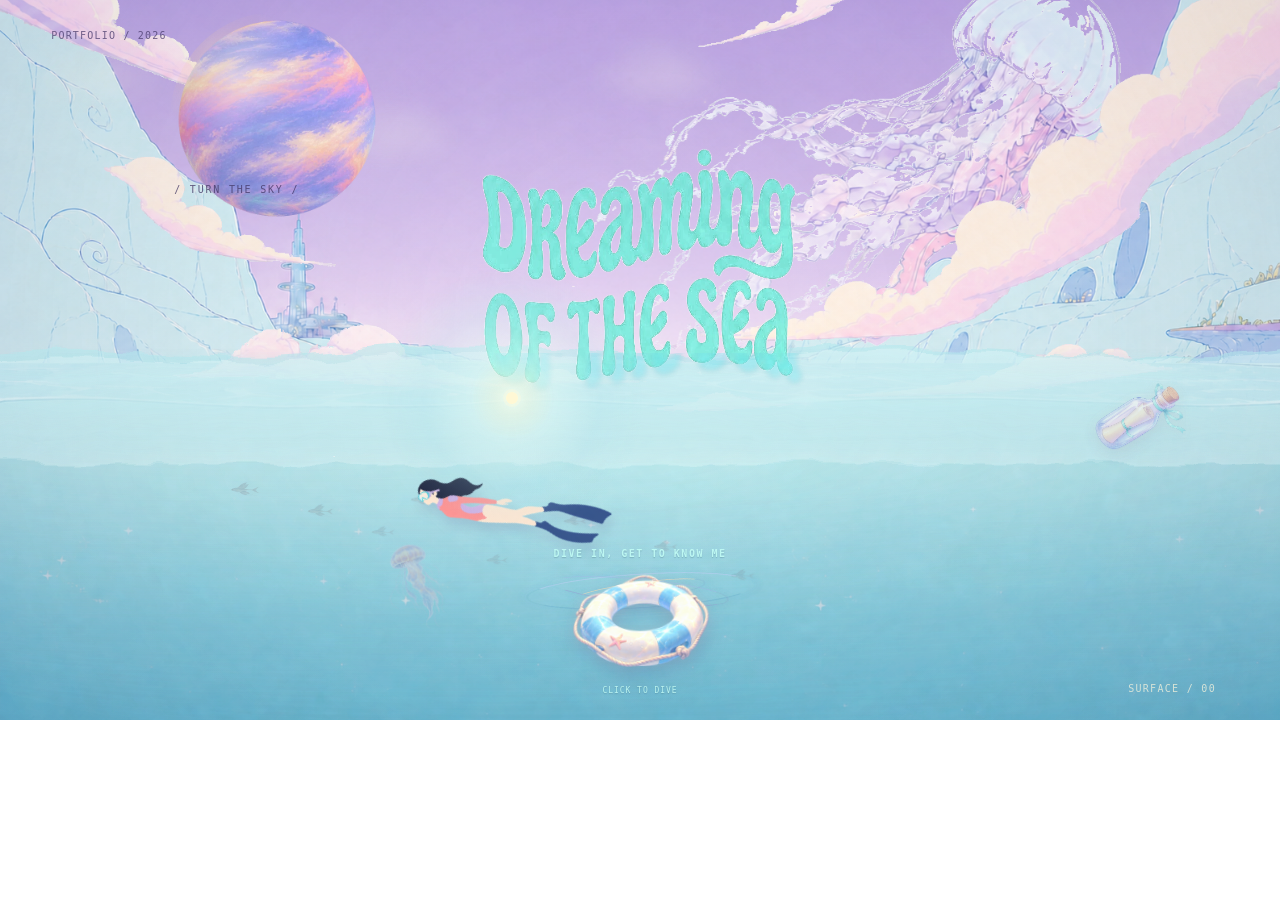
<file: index.html>
<!doctype html>
<html lang="zh-CN">
<head><meta charset="UTF-8"><meta name="viewport" content="width=device-width,initial-scale=1"><meta name="description" content="Dreaming of the Sea portfolio"><title>Dreaming of the Sea</title><link rel="stylesheet" href="styles.css?v=20260831-lifebuoy-entry-v31"><link rel="stylesheet" href="motion.css?v=20260831-lifebuoy-entry-v31"></head>
<body class="surface-page"><main class="surface-hero" data-page="surface" data-time="day">
  <nav class="site-nav"><span>PORTFOLIO / 2026</span></nav>
  <div class="surface-scene-layers" aria-label="拆分后的海面场景背景">
    <img class="surface-scene-layer surface-sky-layer" src="assets/surface-sky.png" alt="天空与远山">
    <img class="surface-scene-layer surface-sea-layer" src="assets/surface-sea.png?v=20260826-sea2" alt="海面与海水">
    <img class="surface-scene-layer surface-jellyfish-layer" src="assets/surface-jellyfish.png" alt="">
    <img class="surface-scene-layer surface-whale-layer" src="assets/sky-whale-master-v1.png" alt="">
    <img class="surface-scene-layer surface-clouds-layer" src="assets/surface-clouds.png" alt="天空云朵">
    <div class="surface-scene-layer surface-planet-layer" aria-hidden="true">
      <img class="surface-planet-frame" src="assets/planet-final/day/planet-day-001.webp" alt="">
    </div>
  </div>
  <div class="surface-time-lighting" aria-hidden="true">
    <i class="surface-sunset-horizon"></i>
    <i class="surface-sunset-sea-reflection"></i>
    <i class="surface-sunset-cloud-wash"></i>
    <i class="surface-blue-hour-sky-glow"></i>
    <i class="surface-blue-hour-water-fill"></i>
  </div>
  <div class="surface-static-line-mask" aria-hidden="true"></div>
  <div class="sky-details" aria-hidden="true"></div>
  <button class="planet-hotspot" type="button" aria-label="切换海面时间"></button>
  <span class="planet-hint" aria-hidden="true">/ TURN THE SKY /</span>
  <div class="surface-blue-hour-motes" aria-hidden="true"><i></i><i></i><i></i><i></i><i></i></div>
  <section class="drift-bottle-contact" aria-label="漂流瓶联系入口">
    <button class="drift-bottle-trigger" type="button" aria-expanded="false" aria-controls="drift-contact-note" aria-label="打开漂流瓶联系信件">
      <span class="drift-bottle-float"><img class="drift-bottle-art" src="assets/drift-bottle.png" alt="漂流瓶"></span>
      <span class="drift-bottle-hint" aria-hidden="true">/ A MESSAGE ADRIFT /</span>
    </button>
    <div class="drift-contact-note" id="drift-contact-note" role="dialog" aria-modal="false" aria-label="联系信息" hidden>
      <div class="drift-note-paper">
        <img class="drift-note-paper-art" src="assets/drift-letter-kraft-v1.png?v=20260828-sea-letter-v1" alt="">
        <button class="drift-note-close" type="button" aria-label="关闭联系信件">×</button>
        <p class="drift-note-opening">LET’S TALK.</p>
        <p class="drift-note-subtitle">I’d love to hear from you.</p>
        <div class="drift-note-fields">
          <p class="drift-note-phone"><b>137 1893 7300</b></p>
          <p class="drift-note-wechat"><img class="drift-note-qr" src="assets/wechat-qr-pencil.png?v=20260828-pencil-qr-v1" alt="微信二维码"><span>WECHAT</span></p>
        </div>
        <span class="drift-note-smiley" aria-hidden="true"></span>
      </div>
    </div>
  </section>
  <section class="home-copy"><div class="title-art" role="img" aria-label="Dreaming of the Sea"><img class="title-surface" src="assets/dreaming-title-transparent-v1.png" alt=""><img class="title-underwater" src="assets/dreaming-title-transparent-v1.png" alt=""></div></section>
  <div class="dive-cta-region" aria-label="进入海底页面"><a class="surface-lifebuoy-entry" href="dive.html" aria-label="通过游泳圈进入海底"><span class="surface-lifebuoy-float"><img class="surface-lifebuoy-art" src="assets/surface-lifebuoy-pastel-v1.png" alt="漂浮在海面上的游泳圈"></span></a><div class="dive-vortex" aria-hidden="true"><i class="dive-vortex-ring dive-vortex-ring-a"></i><i class="dive-vortex-ring dive-vortex-ring-b"></i><i class="dive-vortex-ring dive-vortex-ring-c"></i><span class="dive-vortex-core"></span></div><a class="dive-trigger" href="dive.html" aria-label="进入海底页面">DIVE IN, GET TO KNOW ME<span class="dive-trigger-hint">CLICK TO DIVE</span></a></div>
  <svg class="surface-wave-layer" viewBox="0 0 1440 360" preserveAspectRatio="none" aria-hidden="true"><defs><filter id="surface-wave-distort" x="-10%" y="-35%" width="120%" height="170%"><feTurbulence type="fractalNoise" baseFrequency="0.012 0.045" numOctaves="3" seed="4" result="waterNoise"><animate attributeName="baseFrequency" values="0.012 0.045;0.02 0.035;0.012 0.045" dur="8s" repeatCount="indefinite"/></feTurbulence><feDisplacementMap in="SourceGraphic" in2="waterNoise" scale="16" xChannelSelector="R" yChannelSelector="G"/></filter><linearGradient id="surface-wave-water" x1="0" y1="0" x2="0" y2="1"><stop offset="0%" stop-color="#b7e8ed" stop-opacity=".66"/><stop offset="48%" stop-color="#a5dfe8" stop-opacity=".34"/><stop offset="100%" stop-color="#8bcddd" stop-opacity=".03"/></linearGradient></defs><path class="surface-wave-fill" fill="url(#surface-wave-water)" d="M0,44 C160,-12 260,90 420,22 C610,-34 730,92 910,20 C1100,-18 1240,96 1440,14 L1440,360 L0,360 Z"/><path class="surface-wave-sheen" d="M0,64 C150,16 280,102 432,40 C604,-2 762,102 930,36 C1110,-8 1250,96 1440,28 L1440,360 L0,360 Z"/></svg>
  <div class="surface-water-particles" aria-hidden="true"></div>
  <div class="surface-wake-field" aria-hidden="true"></div>
  <div class="surface-bubbles" aria-hidden="true"></div>
  <div class="surface-fish-prototype-field" aria-hidden="true">
    <img class="surface-fish-prototype fish-prototype-b" data-depth="mid-lower" data-species="jelly" src="assets/surface-jelly-candidate-v1.png" alt="">
    <div class="surface-shark-shadow" data-depth="far" aria-hidden="true">
      <img class="surface-shark-body" src="assets/surface-shark-shadow-v1.png" alt="">
      <img class="surface-shark-tail" src="assets/surface-shark-shadow-v1.png" alt="">
    </div>
    <div class="surface-fish-distant-group" aria-hidden="true">
      <img class="surface-fish-distant distant-fish-a" data-depth="far" src="assets/surface-fish-ribbon-candidate-v1.png" alt="">
      <img class="surface-fish-distant distant-fish-b" data-depth="far" src="assets/surface-fish-ribbon-candidate-v1.png" alt="">
      <img class="surface-fish-distant distant-fish-c" data-depth="far" src="assets/surface-fish-ribbon-candidate-v1.png" alt="">
      <img class="surface-fish-distant distant-fish-d" data-depth="far" src="assets/surface-fish-ribbon-candidate-v1.png" alt="">
      <img class="surface-fish-distant distant-fish-e" data-depth="far" src="assets/surface-fish-ribbon-candidate-v1.png" alt="">
      <img class="surface-fish-distant distant-fish-f" data-depth="far" src="assets/surface-fish-ribbon-candidate-v1.png" alt="">
      <img class="surface-fish-distant distant-fish-g" data-depth="far" src="assets/surface-fish-ribbon-candidate-v1.png" alt="">
      <img class="surface-fish-distant distant-fish-h" data-depth="far" src="assets/surface-fish-ribbon-candidate-v1.png" alt="">
    </div>
  </div>
  <img class="diver home-diver hero-diver-art" src="assets/freediver-final-transparent-v1.png" alt="自由潜水员">
  <p class="caption">SURFACE / 00</p>
  <div class="cursor-layer" aria-hidden="true"><div class="glow"></div><div class="cursor-light"></div></div>
  <div class="transition-layer" aria-hidden="true"><svg class="transition-morph" viewBox="0 0 100 100" preserveAspectRatio="none"><defs><linearGradient id="transition-gradient-deep" x1="0" y1="0" x2="0" y2="1"><stop offset="0%" stop-color="#6f86c6"/><stop offset="100%" stop-color="#44538f"/></linearGradient><linearGradient id="transition-gradient-dream" x1="0" y1="0" x2="0" y2="1"><stop offset="0%" stop-color="#b49ad9"/><stop offset="100%" stop-color="#8d75b8"/></linearGradient><linearGradient id="transition-gradient-light" x1="0" y1="0" x2="0" y2="1"><stop offset="0%" stop-color="#b8e6fe"/><stop offset="100%" stop-color="#e2c6ff"/></linearGradient></defs><path class="transition-wave transition-wave-a" fill="url(#transition-gradient-deep)" fill-opacity=".92" d="M0 100 C16 96 29 92 44 96 C61 101 76 88 100 92 L100 100 L0 100 Z"/><path class="transition-wave transition-wave-b" fill="url(#transition-gradient-dream)" fill-opacity=".86" d="M0 100 C14 90 31 98 49 91 C68 84 79 96 100 86 L100 100 L0 100 Z"/><path class="transition-wave transition-wave-c" fill="url(#transition-gradient-light)" fill-opacity=".82" d="M0 100 C20 95 39 86 56 94 C74 102 84 80 100 88 L100 100 L0 100 Z"/></svg><img class="transition-emoji" src="assets/diver-emoji-transition-v1.png" alt=""></div>
</main><script src="vendor/gsap.min.js"></script><script src="vendor/MorphSVGPlugin.min.js"></script><script src="script.js?v=20260831-lifebuoy-entry-v28"></script></body>
</html>
</file>
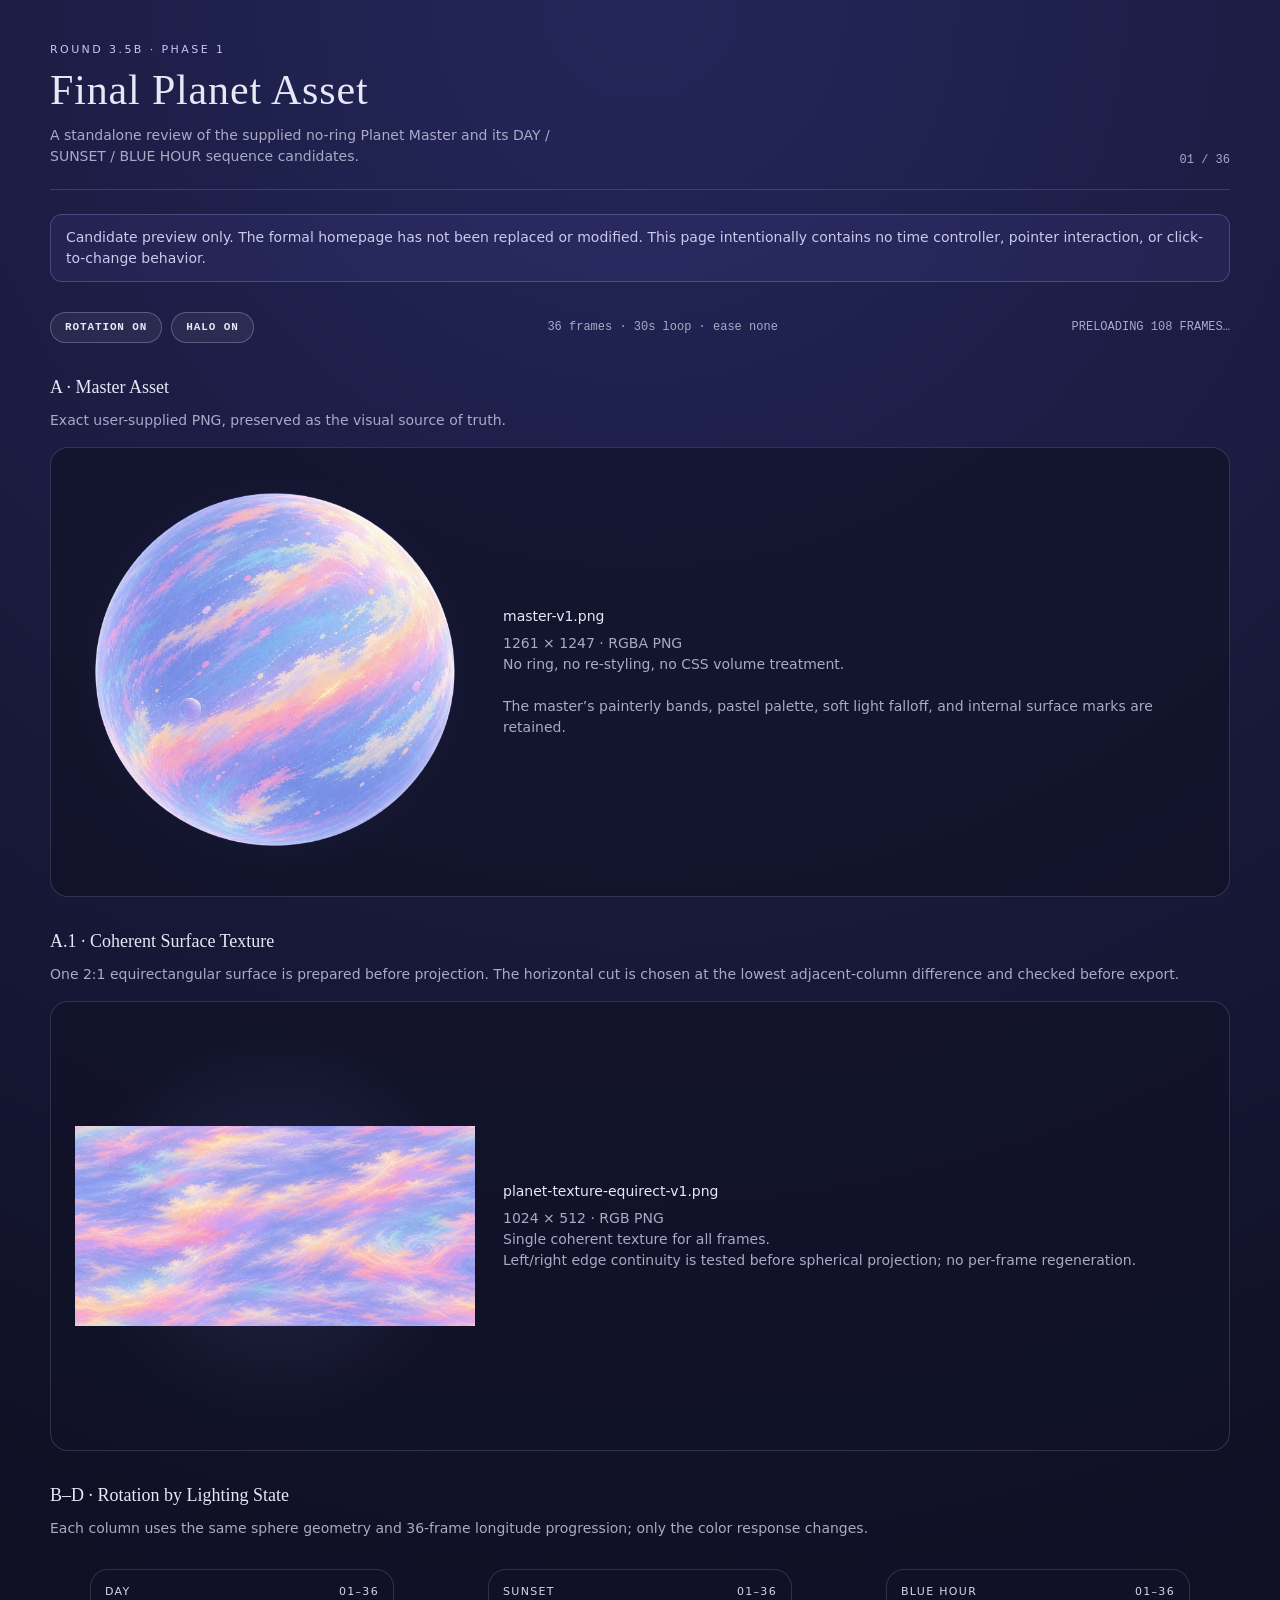
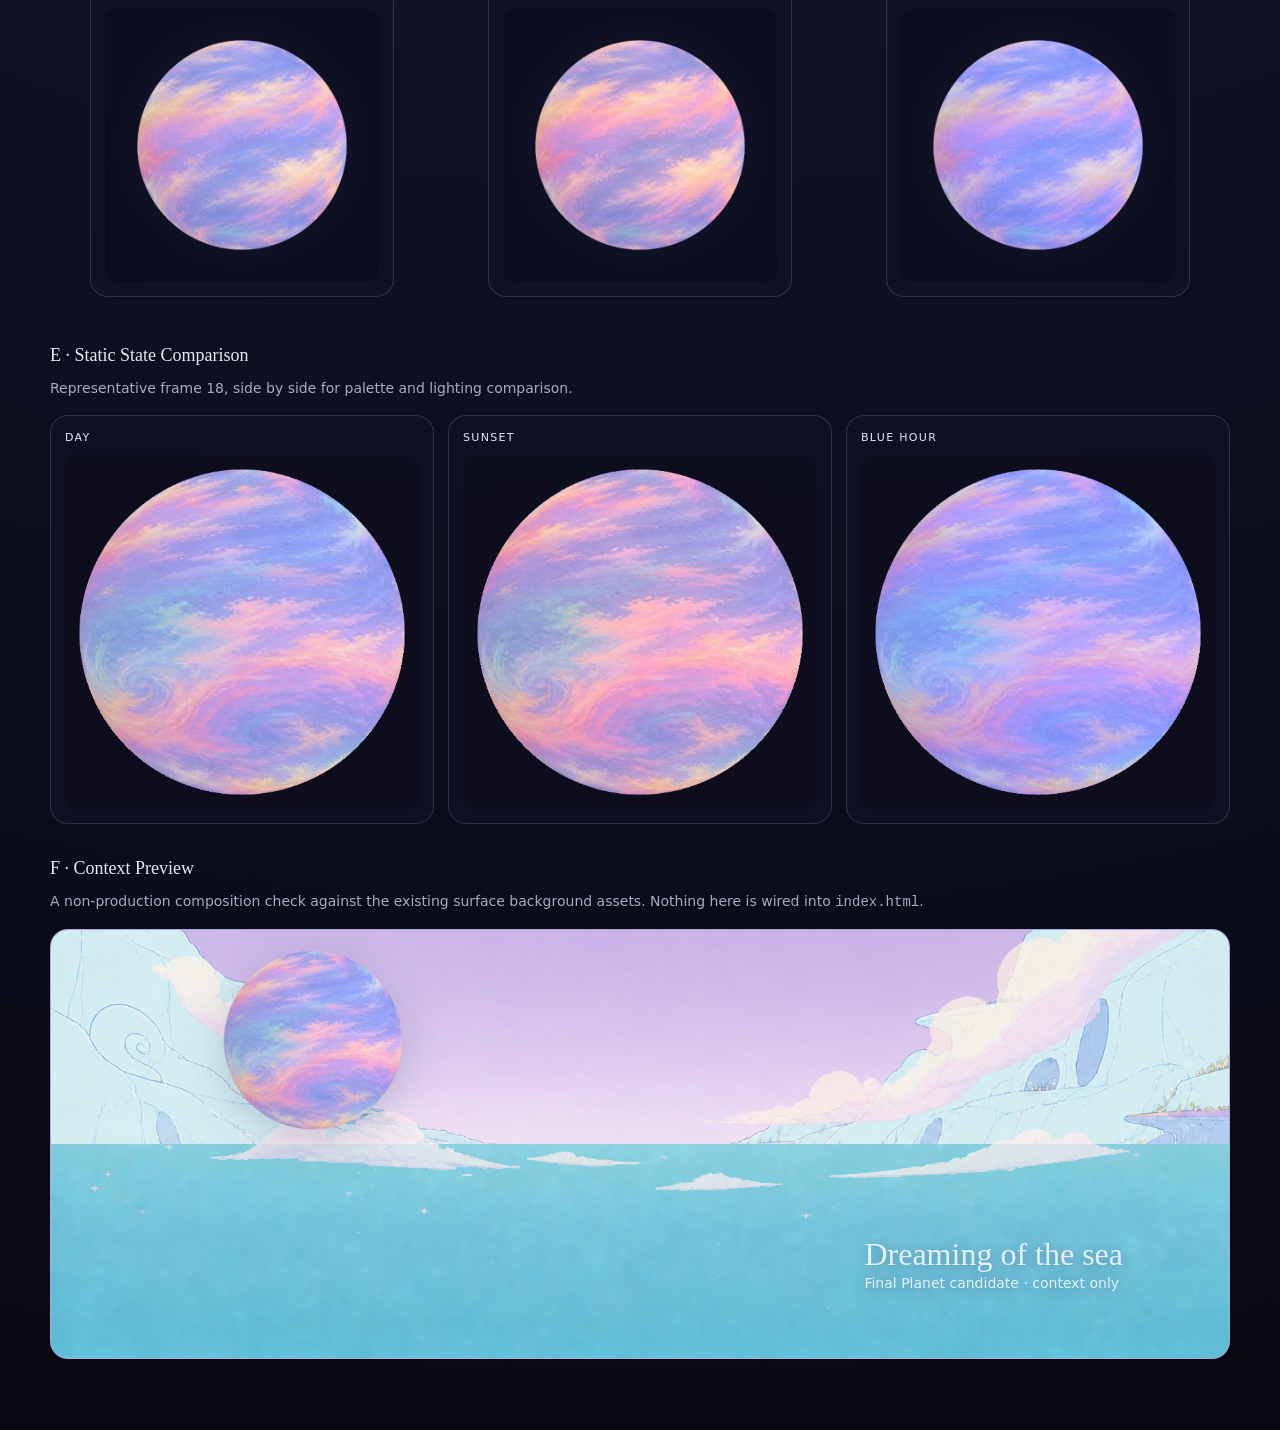
<file: planet-final-preview.html>
<!doctype html>
<html lang="en">
<head>
  <meta charset="utf-8">
  <meta name="viewport" content="width=device-width, initial-scale=1">
  <title>Planet Final Asset — Round 3.5B Preview</title>
  <style>
    :root { color-scheme: dark; --ink:#e8e7f6; --muted:#aaa9c6; --line:rgba(218,215,255,.16); --panel:rgba(17,18,39,.72); }
    * { box-sizing:border-box; }
    body { margin:0; min-height:100vh; background:radial-gradient(circle at 50% 0,#24265a 0,#101126 50%,#080912 100%); color:var(--ink); font:14px/1.5 ui-sans-serif,system-ui,-apple-system,BlinkMacSystemFont,"Segoe UI",sans-serif; }
    main { width:min(1180px, calc(100% - 36px)); margin:0 auto; padding:42px 0 72px; }
    header { display:flex; justify-content:space-between; gap:24px; align-items:flex-end; border-bottom:1px solid var(--line); padding-bottom:22px; }
    h1 { margin:0; font:500 clamp(24px,4vw,42px)/1.1 Georgia,serif; letter-spacing:.02em; }
    .eyebrow { margin:0 0 8px; color:#c7c4fa; font-size:11px; letter-spacing:.22em; text-transform:uppercase; }
    .lede { max-width:560px; margin:12px 0 0; color:var(--muted); }
    .notice { margin:24px 0 30px; padding:12px 15px; border:1px solid rgba(187,180,255,.25); border-radius:12px; color:#ccc9ec; background:rgba(110,104,204,.1); }
    .controls { display:flex; align-items:center; flex-wrap:wrap; gap:9px; margin:0 0 28px; }
    button { border:1px solid rgba(220,216,255,.28); border-radius:999px; padding:9px 14px; background:rgba(255,255,255,.06); color:var(--ink); font:600 11px/1 ui-monospace,SFMono-Regular,Menlo,monospace; letter-spacing:.08em; cursor:pointer; }
    button:hover,button:focus-visible { background:rgba(214,207,255,.16); outline:2px solid #b9b0ff; outline-offset:2px; }
    .frame { margin-left:auto; color:var(--muted); font:12px ui-monospace,SFMono-Regular,Menlo,monospace; }
    section { margin-top:34px; }
    section h2 { margin:0 0 12px; font:500 18px Georgia,serif; }
    .sub { color:var(--muted); margin:0 0 16px; }
    .master-card,.state-card,.rotation-card { border:1px solid var(--line); border-radius:18px; background:var(--panel); overflow:hidden; }
    .master-card { display:grid; grid-template-columns:minmax(250px,400px) 1fr; align-items:center; gap:28px; padding:24px; }
    .master-card img { width:100%; max-width:400px; aspect-ratio:1; object-fit:contain; display:block; background:radial-gradient(circle,rgba(151,145,244,.14),transparent 70%); }
    .meta { color:var(--muted); }
    .meta strong { display:block; color:var(--ink); font-weight:500; margin-bottom:6px; }
    .rotations,.states { display:grid; grid-template-columns:repeat(3,1fr); gap:14px; }
    .rotation-card { padding:14px; }
    .rotation-card figcaption { display:flex; justify-content:space-between; align-items:center; margin-bottom:8px; color:#d6d3f3; text-transform:uppercase; letter-spacing:.12em; font-size:11px; }
    .planet-view { position:relative; aspect-ratio:1; display:grid; place-items:center; overflow:hidden; border-radius:12px; background:radial-gradient(circle,rgba(119,130,235,.12),rgba(2,3,12,.28) 68%); }
    .planet-view::before { content:""; position:absolute; width:73%; height:73%; border-radius:50%; background:radial-gradient(circle,rgba(185,193,255,.22),transparent 69%); filter:blur(18px); opacity:.55; transition:opacity .35s ease,transform .35s ease; }
    .halo-off .planet-view::before { opacity:0; }
    .planet-view img { position:relative; z-index:1; width:83%; height:83%; object-fit:contain; display:block; }
    .states .state-card { padding:14px; }
    .state-card h3 { margin:0 0 8px; font-size:11px; text-transform:uppercase; letter-spacing:.12em; font-weight:500; }
    .state-card img { width:100%; display:block; aspect-ratio:1; object-fit:contain; border-radius:10px; background:rgba(0,0,0,.16); }
    .context-stage { position:relative; min-height:430px; overflow:hidden; border-radius:18px; border:1px solid var(--line); background:#a89ed9; isolation:isolate; }
    .context-stage > img { position:absolute; inset:0; width:100%; height:100%; object-fit:cover; }
    .context-stage .context-sky { z-index:-3; }
    .context-stage .context-sea { z-index:-2; top:50%; height:50%; object-position:center bottom; }
    .context-stage .context-clouds { z-index:-1; opacity:.72; }
    .context-planet { position:absolute; left:14%; top:3%; width:16.5%; min-width:120px; }
    .context-planet img { width:100%; display:block; filter:drop-shadow(0 12px 22px rgba(33,30,90,.2)); }
    .context-copy { position:absolute; right:9%; bottom:15%; max-width:300px; color:rgba(255,255,255,.82); text-shadow:0 2px 14px rgba(48,38,104,.4); }
    .context-copy strong { display:block; font:500 clamp(20px,3vw,32px) Georgia,serif; }
    @media (max-width:760px) { header { display:block; } .master-card { grid-template-columns:1fr; } .rotations,.states { grid-template-columns:1fr; } .context-stage { min-height:340px; } .context-planet { width:38%; left:5%; } .frame { margin-left:0; } }
    @media (prefers-reduced-motion:reduce) { .planet-view::before { transition:none; } }
  </style>
</head>
<body>
  <main>
    <header>
      <div><p class="eyebrow">Round 3.5B · Phase 1</p><h1>Final Planet Asset</h1><p class="lede">A standalone review of the supplied no-ring Planet Master and its DAY / SUNSET / BLUE HOUR sequence candidates.</p></div>
      <div class="frame" data-current-frame>01 / 36</div>
    </header>
    <p class="notice">Candidate preview only. The formal homepage has not been replaced or modified. This page intentionally contains no time controller, pointer interaction, or click-to-change behavior.</p>
    <div class="controls"><button type="button" data-rotation-toggle aria-pressed="true">ROTATION ON</button><button type="button" data-halo-toggle aria-pressed="true">HALO ON</button><span class="frame">36 frames · 30s loop · ease none</span><span class="frame" data-preview-status>LOADING…</span></div>

    <section><h2>A · Master Asset</h2><p class="sub">Exact user-supplied PNG, preserved as the visual source of truth.</p><article class="master-card"><img src="assets/planet-final/master-v1.png" alt="Supplied pastel no-ring Planet Master"><div class="meta"><strong>master-v1.png</strong>1261 × 1247 · RGBA PNG<br>No ring, no re-styling, no CSS volume treatment.<br><br>The master’s painterly bands, pastel palette, soft light falloff, and internal surface marks are retained.</div></article></section>

    <section><h2>A.1 · Coherent Surface Texture</h2><p class="sub">One 2:1 equirectangular surface is prepared before projection. The horizontal cut is chosen at the lowest adjacent-column difference and checked before export.</p><article class="master-card"><img src="assets/planet-final/planet-texture-equirect-v1.png" alt="Seam-tested 2 to 1 equirectangular planet texture"><div class="meta"><strong>planet-texture-equirect-v1.png</strong>1024 × 512 · RGB PNG<br>Single coherent texture for all frames.<br>Left/right edge continuity is tested before spherical projection; no per-frame regeneration.</div></article></section>

    <section><h2>B–D · Rotation by Lighting State</h2><p class="sub">Each column uses the same sphere geometry and 36-frame longitude progression; only the color response changes.</p><div class="rotations">
      <figure class="rotation-card" data-planet-rotation="day"><figcaption><span>DAY</span><span>01–36</span></figcaption><div class="planet-view"><img src="assets/planet-final/day/planet-day-001.webp" alt="DAY planet sequence"></div></figure>
      <figure class="rotation-card" data-planet-rotation="sunset"><figcaption><span>SUNSET</span><span>01–36</span></figcaption><div class="planet-view"><img src="assets/planet-final/sunset/planet-sunset-001.webp" alt="SUNSET planet sequence"></div></figure>
      <figure class="rotation-card" data-planet-rotation="blue-hour"><figcaption><span>BLUE HOUR</span><span>01–36</span></figcaption><div class="planet-view"><img src="assets/planet-final/blue-hour/planet-blue-hour-001.webp" alt="BLUE HOUR planet sequence"></div></figure>
    </div></section>

    <section><h2>E · Static State Comparison</h2><p class="sub">Representative frame 18, side by side for palette and lighting comparison.</p><div class="states">
      <article class="state-card"><h3>DAY</h3><img src="assets/planet-final/day/planet-day-018.webp" alt="DAY representative frame"></article>
      <article class="state-card"><h3>SUNSET</h3><img src="assets/planet-final/sunset/planet-sunset-018.webp" alt="SUNSET representative frame"></article>
      <article class="state-card"><h3>BLUE HOUR</h3><img src="assets/planet-final/blue-hour/planet-blue-hour-018.webp" alt="BLUE HOUR representative frame"></article>
    </div></section>

    <section><h2>F · Context Preview</h2><p class="sub">A non-production composition check against the existing surface background assets. Nothing here is wired into <code>index.html</code>.</p><div class="context-stage"><img class="context-sky" src="assets/surface-sky.png" alt=""><img class="context-sea" src="assets/surface-sea.png" alt=""><img class="context-clouds" src="assets/surface-clouds.png" alt=""><div class="context-planet"><img src="assets/planet-final/day/planet-day-018.webp" alt="Planet candidate in context"></div><div class="context-copy"><strong>Dreaming of the sea</strong>Final Planet candidate · context only</div></div></section>
  </main>
  <script src="planet-final-preview.js"></script>
</body>
</html>
</file>
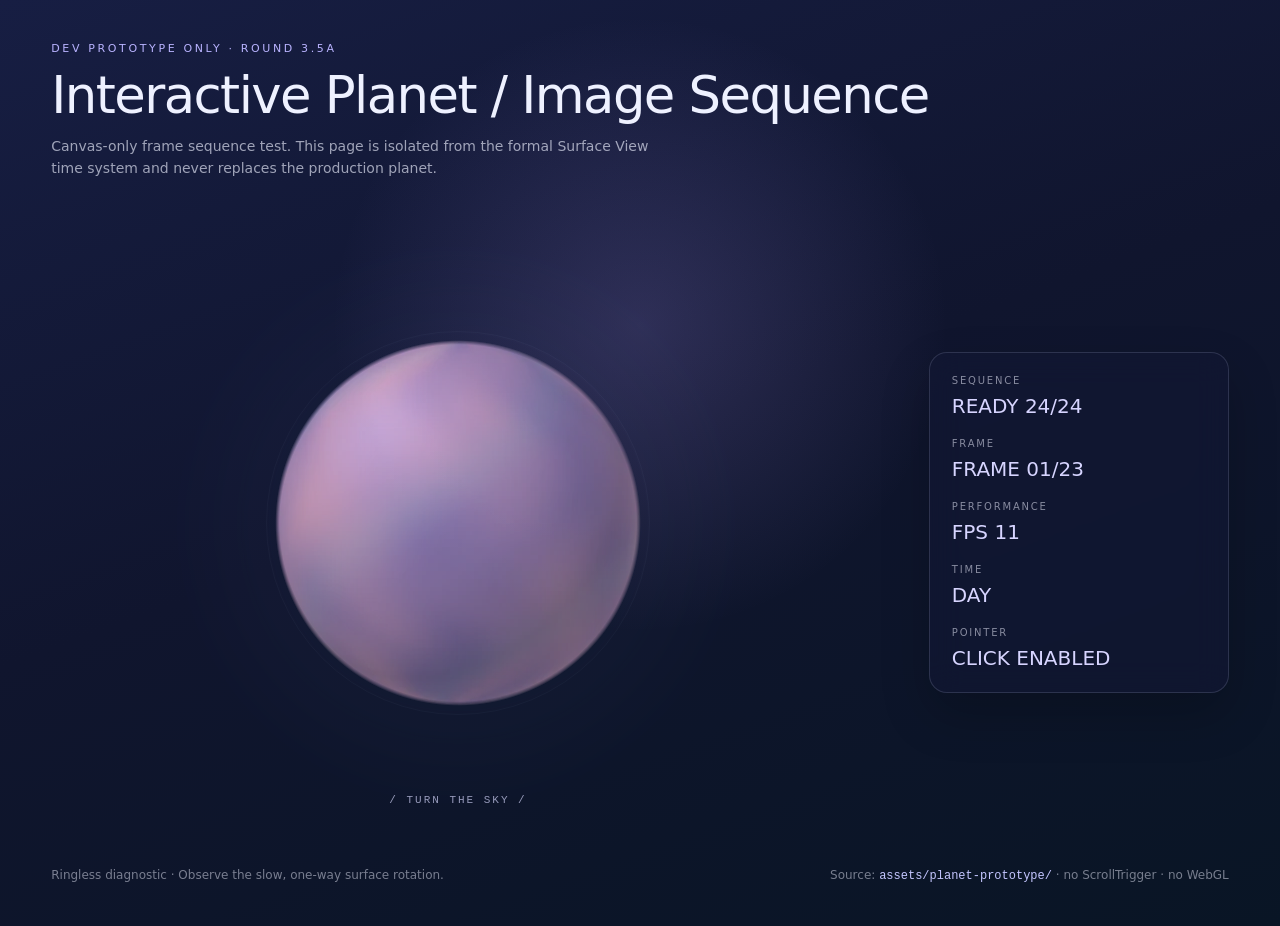
<file: planet-prototype.html>
<!doctype html>
<html lang="en">
<head>
  <meta charset="utf-8">
  <meta name="viewport" content="width=device-width, initial-scale=1">
  <title>Planet Sequence · DEV PROTOTYPE ONLY</title>
  <style>
    :root {
      color-scheme: dark;
      font-family: Inter, ui-sans-serif, system-ui, -apple-system, BlinkMacSystemFont, "Segoe UI", sans-serif;
      background: #10152e;
      color: #eef1ff;
    }
    * { box-sizing: border-box; }
    body {
      min-height: 100vh;
      margin: 0;
      overflow: hidden;
      background:
        radial-gradient(circle at 50% 35%, rgba(152, 135, 221, .22), transparent 35%),
        linear-gradient(160deg, #171e43 0%, #10152e 48%, #091525 100%);
    }
    .prototype-shell {
      display: grid;
      grid-template-columns: minmax(0, 1fr) minmax(220px, 300px);
      gap: clamp(24px, 5vw, 80px);
      align-items: center;
      min-height: 100vh;
      width: min(1180px, 92vw);
      margin: 0 auto;
      padding: 42px 0;
    }
    .prototype-header { align-self: start; grid-column: 1 / -1; }
    .eyebrow { margin: 0 0 10px; color: #b9b3ff; font-size: 11px; letter-spacing: .24em; text-transform: uppercase; }
    h1 { margin: 0; font-size: clamp(26px, 4vw, 52px); font-weight: 500; letter-spacing: -.03em; }
    .prototype-note { margin: 10px 0 0; max-width: 620px; color: rgba(238, 241, 255, .64); font-size: 14px; line-height: 1.6; }
    .prototype-stage {
      position: relative;
      display: grid;
      place-items: center;
      min-height: min(62vh, 620px);
      isolation: isolate;
    }
    .planet-body-shell {
      position: relative;
      display: grid;
      place-items: center;
      width: min(60vw, 512px);
      aspect-ratio: 1;
    }
    .planet-body-shell { z-index: 0; }
    .planet-halo, .planet-atmosphere { position: absolute; border-radius: 50%; pointer-events: none; }
    .planet-halo { inset: -7%; z-index: 0; background: radial-gradient(circle, rgba(188, 202, 255, .24), rgba(157, 179, 245, .12) 48%, transparent 72%); filter: blur(22px); opacity: .18; }
    #planet-canvas { position: relative; z-index: 1; display: block; width: 100%; height: 100%; cursor: default; pointer-events: none; }
    .planet-atmosphere { inset: 12.5%; z-index: 2; border: 1px solid rgba(194, 216, 255, .24); box-shadow: inset 0 0 24px rgba(214, 215, 255, .08); opacity: .14; }
    .planet-hotspot { position: absolute; inset: 14.5%; z-index: 3; display: block; padding: 0; border: 0; border-radius: 50%; background: transparent; pointer-events: auto; cursor: pointer; }
    .planet-hotspot:focus-visible { outline: 1px solid rgba(255, 247, 214, .62); outline-offset: 5px; }
    .planet-hint { position: absolute; z-index: 4; left: 50%; bottom: -28px; margin: 0; pointer-events: none; color: rgba(216, 218, 255, .68); font: 11px/1.2 "SF Mono", ui-monospace, monospace; letter-spacing: .18em; transform: translateX(-50%); white-space: nowrap; transition: color .35s ease, opacity .35s ease; }
    .planet-hint.is-state-feedback { opacity: .94; }
    .prototype-panel { align-self: center; padding: 22px; border: 1px solid rgba(214, 218, 255, .15); border-radius: 18px; background: rgba(18, 24, 53, .62); box-shadow: 0 22px 50px rgba(0, 0, 0, .2); backdrop-filter: blur(16px); }
    .prototype-panel p { margin: 0; }
    .panel-label { color: rgba(238, 241, 255, .54); font-size: 10px; letter-spacing: .18em; text-transform: uppercase; }
    .panel-value { margin-top: 8px !important; color: #d7d5ff; font-size: 20px; font-variant-numeric: tabular-nums; }
    .panel-row + .panel-row { margin-top: 20px; }
    .prototype-footer { grid-column: 1 / -1; align-self: end; display: flex; justify-content: space-between; gap: 20px; color: rgba(238, 241, 255, .48); font-size: 12px; line-height: 1.5; }
    .prototype-footer code { color: #c4c6ff; }
    @media (max-width: 760px) {
      body { overflow: auto; }
      .prototype-shell { grid-template-columns: 1fr; gap: 24px; padding: 28px 0; }
      .prototype-stage { min-height: 54vh; }
      .prototype-panel { display: grid; grid-template-columns: repeat(3, 1fr); gap: 14px; }
      .panel-row + .panel-row { margin-top: 0; }
      .panel-value { font-size: 16px; }
      .prototype-footer { display: block; }
      .prototype-footer span + span { display: block; margin-top: 8px; }
    }
  </style>
</head>
<body>
  <main class="prototype-shell" data-status="loading" data-time="day">
    <header class="prototype-header">
      <p class="eyebrow">DEV PROTOTYPE ONLY · ROUND 3.5A</p>
      <h1>Interactive Planet / Image Sequence</h1>
      <p class="prototype-note">Canvas-only frame sequence test. This page is isolated from the formal Surface View time system and never replaces the production planet.</p>
    </header>

    <section class="prototype-stage" aria-label="Planet image sequence test">
      <div class="planet-body-shell">
        <div class="planet-halo" aria-hidden="true"></div>
        <canvas id="planet-canvas" width="512" height="512" aria-label="Ringless planet rotation prototype"></canvas>
        <div class="planet-atmosphere" aria-hidden="true"></div>
        <button class="planet-hotspot" type="button" aria-label="切换海面时间"></button>
        <p class="planet-hint">/ TURN THE SKY /</p>
      </div>
    </section>

    <aside class="prototype-panel" aria-live="polite">
      <div class="panel-row"><p class="panel-label">Sequence</p><p id="loading-status" class="panel-value">LOADING 0/24</p></div>
      <div class="panel-row"><p class="panel-label">Frame</p><p id="frame-status" class="panel-value">FRAME 08/23</p></div>
      <div class="panel-row"><p class="panel-label">Performance</p><p id="fps-status" class="panel-value">FPS --</p></div>
      <div class="panel-row"><p class="panel-label">Time</p><p id="time-status" class="panel-value">DAY</p></div>
      <div class="panel-row"><p class="panel-label">Pointer</p><p id="interaction-status" class="panel-value">DISABLED</p></div>
    </aside>

    <footer class="prototype-footer">
      <span>Ringless diagnostic · Observe the slow, one-way surface rotation.</span>
      <span>Source: <code>assets/planet-prototype/</code> · no ScrollTrigger · no WebGL</span>
    </footer>
  </main>
  <script src="vendor/gsap.min.js"></script>
  <script src="script.js?v=20260826-time-entry"></script>
  <script src="planet-prototype.js"></script>
</body>
</html>
</file>
